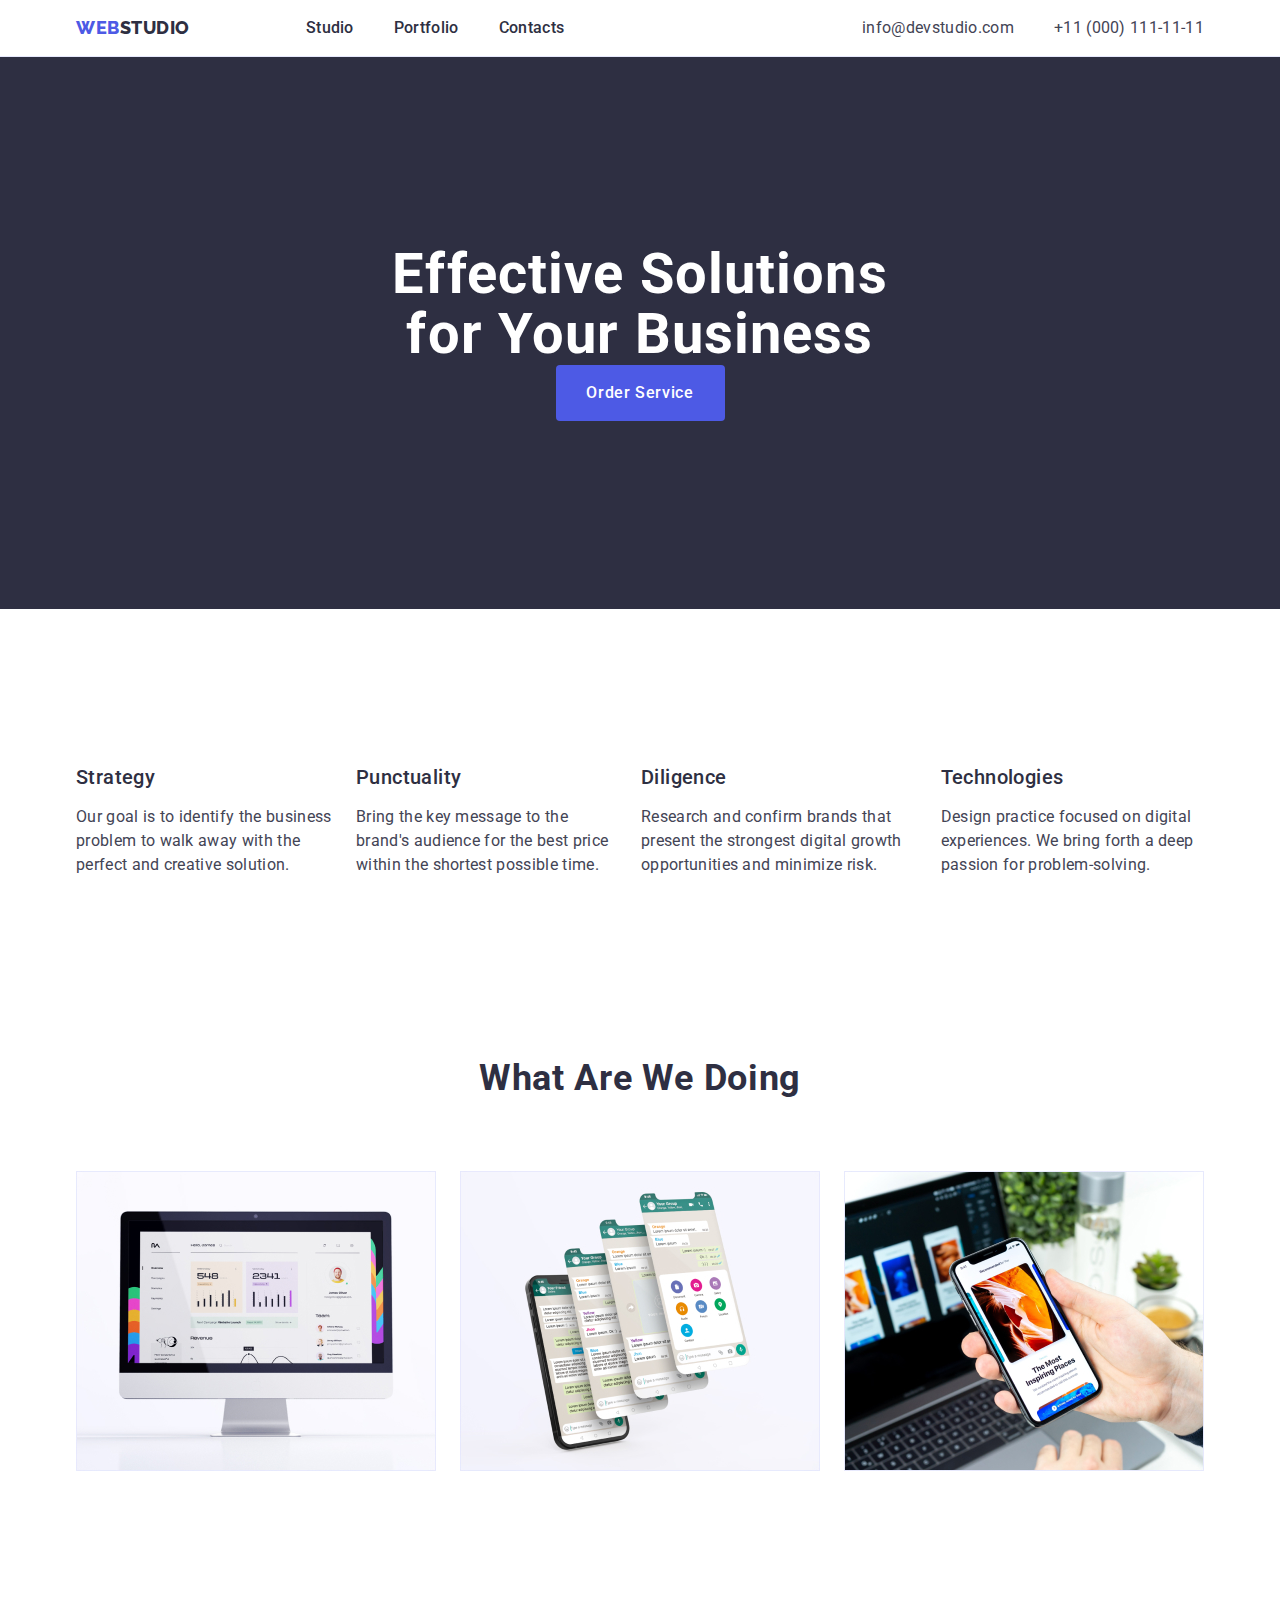
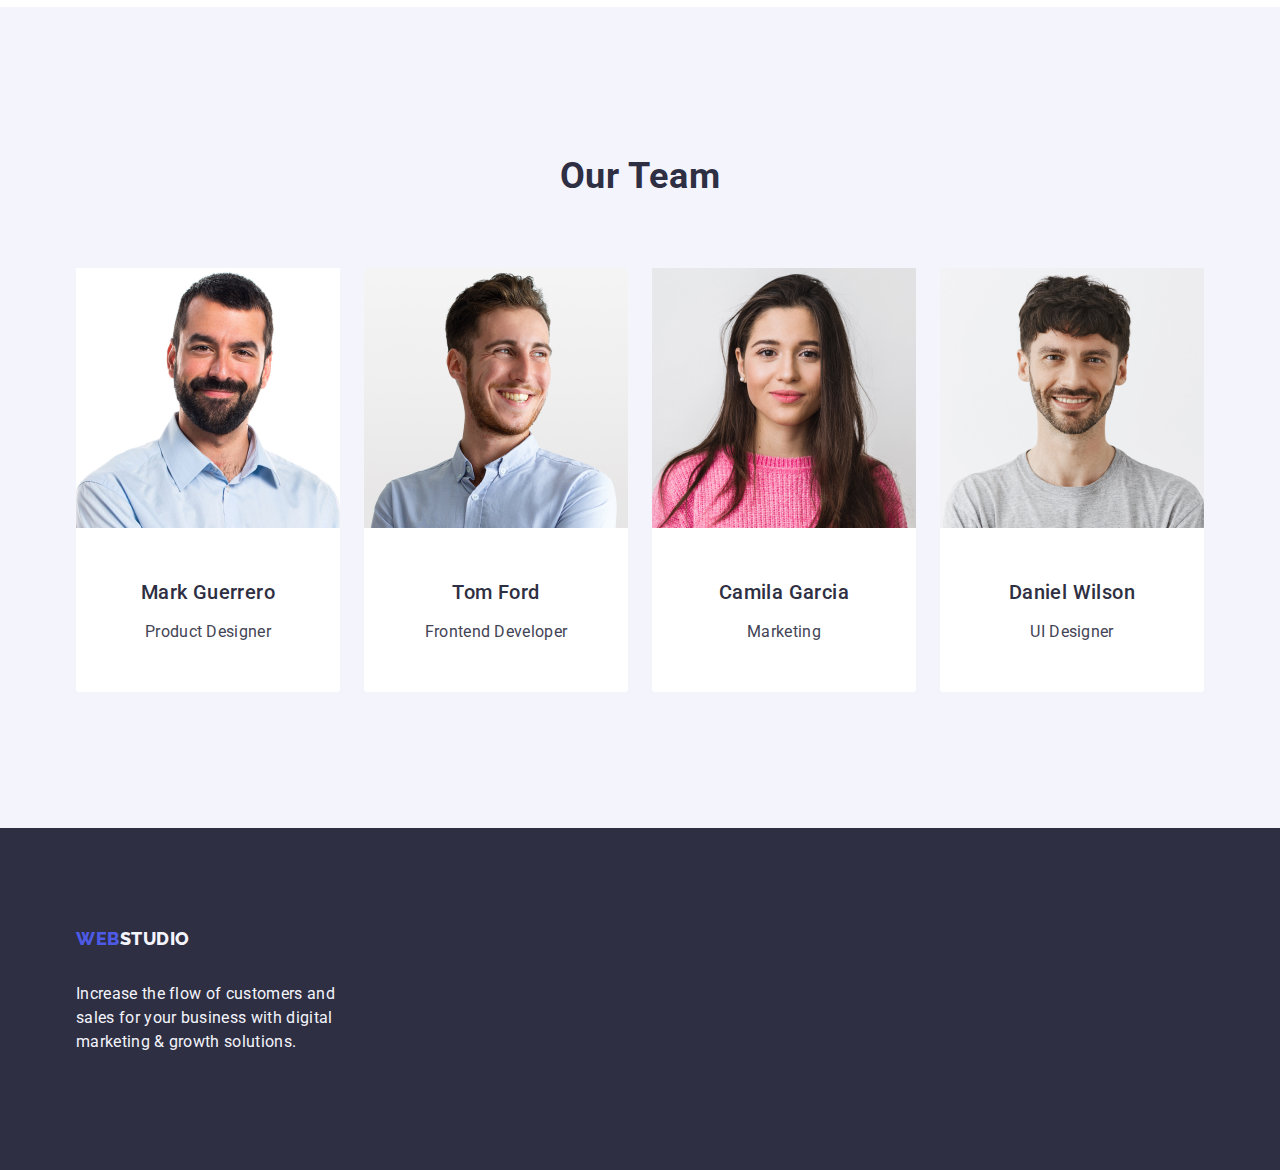
<file: index.html>
<!DOCTYPE html>
<html lang="en">
  <head>
    <meta charset="UTF-8" />
    <meta name="viewport" content="width=device-width, initial-scale=1.0" />

    <!-- Linkuri de legatura fonturi -->
    <link rel="preconnect" href="https://fonts.googleapis.com" />
    <link rel="preconnect" href="https://fonts.gstatic.com" crossorigin />
    <link
      href="https://fonts.googleapis.com/css2?family=Raleway:wght@700&family=Roboto:wght@400;500;700;900&display=swap"
      rel="stylesheet"
    />

    <!-- Mai întâi normalizarea -->
    <link
      rel="stylesheet"
      href="https://cdnjs.cloudflare.com/ajax/libs/modern-normalize/1.0.0/modern-normalize.min.css"
    />

    <!-- Link cale relativa fisier css -->
    <link rel="stylesheet" href="./css/styles.css" />
    <title>Studio</title>
  </head>

  <!-- Body -->
  <body>
    <!-- Header -->
    <header class="header">
      <div class="header-div container">
        <!-- Navigation  -->
        <nav class="header-nav">
          <!-- Logo link cu text-->
          <a class="nav-logo link" href="./index.html"
            >Web<span class="nav-logo-span-studio">Studio</span></a
          >
          <!-- Menu nav -->
          <ul class="list header-nav-ul">
            <li>
              <a class="nav-list-studio link" href="./index.html">Studio</a>
            </li>
            <li>
              <a class="nav-list-studio link" href="./portfolio.html"
                >Portfolio</a
              >
            </li>
            <li>
              <a class="nav-list-studio link" href="">Contacts</a>
            </li>
          </ul>
        </nav>
        <!-- Adress -->
        <address class="contacts-address-lists">
          <ul class="list">
            <li>
              <a class="adress-list link" href="mailto:info@devstudio.com"
                >info@devstudio.com</a
              >
            </li>
            <li>
              <a class="adress-list link" href="tel:+110001111111"
                >+11 (000) 111-11-11</a
              >
            </li>
          </ul>
        </address>
      </div>
    </header>

    <!-- Main -->
    <main>
      <!-- Hero section -->
      <section class="studio-main-hero">
        <!-- Div Hero section -->
        <div class="container">
          <!-- Hero section Main Title -->
          <h1 class="studio-main-hero-header">
            Effective Solutions for Your Business
          </h1>
          <!-- Button -->
          <button class="studio-hero-button" type="button">
            Order Service
          </button>
        </div>
      </section>

      <!-- Section 1 -->
      <section class="studio-first-section">
        <div class="container studio-first-section-container">
          <!-- Section 1 Title -->
          <h2 class="visualy-hidden">h2</h2>
          <!-- Section 1 sections -->
          <ul class="list studio-first-section-list">
            <!-- Strategy section -->
            <li class="studio-first-section-list-item">
              <h3 class="studio-first-section-subtitle">Strategy</h3>
              <p class="studio-first-section-paragraph">
                Our goal is to identify the business problem to walk away with
                the perfect and creative solution.
              </p>
            </li>
            <!-- Punctuality section -->
            <li class="studio-first-section-list-item">
              <h3 class="studio-first-section-subtitle">Punctuality</h3>
              <p class="studio-first-section-paragraph">
                Bring the key message to the brand's audience for the best price
                within the shortest possible time.
              </p>
            </li>
            <!-- Diligence section -->
            <li class="studio-first-section-list-item">
              <h3 class="studio-first-section-subtitle">Diligence</h3>
              <p class="studio-first-section-paragraph">
                Research and confirm brands that present the strongest digital
                growth opportunities and minimize risk.
              </p>
            </li>
            <!-- Technologies section -->
            <li class="studio-first-section-list-item">
              <h3 class="studio-first-section-subtitle">Technologies</h3>
              <p class="studio-first-section-paragraph">
                Design practice focused on digital experiences. We bring forth a
                deep passion for problem-solving.
              </p>
            </li>
          </ul>
        </div>
      </section>

      <!-- Section 2 -->
      <section class="studio-second-section">
        <div class="container">
          <!--Section 2 Title -->
          <h2 class="studio-second-section-title">What are we doing</h2>
          <!-- Images section -->
          <ul class="list studio-second-section-list">
            <li class="studio-second-section-list-item">
              <img src="./images/monitor.jpg" alt="Monitor" width="360" />
            </li>
            <li class="studio-second-section-list-item">
              <img src="./images/pages.jpg" alt="Pages" width="360" />
            </li>
            <li class="studio-second-section-list-item">
              <img src="./images/associate.jpg" alt="Associate" width="360" />
            </li>
          </ul>
        </div>
      </section>

      <!-- Section 3 -->
      <section class="studio-third-section">
        <div class="container">
          <!-- Section 3 Title -->
          <h2 class="studio-third-section-title">Our Team</h2>
          <!-- Cards Section -->
          <ul class="list studio-third-section-list">
            <!-- Card 1 -->
            <li class="studio-third-section-list-item">
              <!-- Photo Card 1 -->
              <img src="./images/card1.jpg" alt="Mark Guerrero" width="264" />

              <!-- div name occupation -->
              <div class="name-occupation">
                <!-- Name of photo Card 1 -->
                <h3 class="studio-third-section-list-subtitle">
                  Mark Guerrero
                </h3>
                <!-- Occupation of photo Card 1 -->
                <p class="studio-third-section-list-paragraph">
                  Product Designer
                </p>
              </div>
            </li>

            <!-- Card 2 -->
            <li class="studio-third-section-list-item">
              <!-- Photo Card 2 -->
              <img src="./images/card2.jpg" alt="Tom Ford" width="264" />

              <!-- div name occupation -->
              <div class="name-occupation">
                <!-- Name of photo Card 2 -->
                <h3 class="studio-third-section-list-subtitle">Tom Ford</h3>
                <!-- Occupation of photo Card 2 -->
                <p class="studio-third-section-list-paragraph">
                  Frontend Developer
                </p>
              </div>
            </li>

            <!-- Card 3 -->
            <li class="studio-third-section-list-item">
              <!-- Photo Card 3 -->
              <img src="./images/card3.jpg" alt="Camila Garcia" width="264" />

              <!-- div name occupation -->
              <div class="name-occupation">
                <!-- Name of photo Card 3 -->
                <h3 class="studio-third-section-list-subtitle">
                  Camila Garcia
                </h3>
                <!-- Occupation of photo Card 3 -->
                <p class="studio-third-section-list-paragraph">Marketing</p>
              </div>
            </li>

            <!-- Card 4 -->
            <li class="studio-third-section-list-item">
              <!-- Photo Card 4 -->
              <img src="./images/card4.jpg" alt="Daniel Wilson" width="264" />

              <!-- div name occupation -->
              <div class="name-occupation">
                <!-- Name of photo Card 4 -->
                <h3 class="studio-third-section-list-subtitle">
                  Daniel Wilson
                </h3>
                <!-- Occupation of photo Card 4 -->
                <p class="studio-third-section-list-paragraph">UI Designer</p>
              </div>
            </li>
          </ul>
        </div>
      </section>
    </main>

    <!-- Footer elements -->
    <footer class="footer">
      <!-- footer div -->
      <div class="container">
        <!-- Logo link cu text-->
        <a class="footer-logo link" href="./index.html"
          >Web<span class="footer-logo-span">Studio</span></a
        >
        <!-- Text final -->
        <p class="footer-final-text">
          Increase the flow of customers and sales for your business with
          digital marketing & growth solutions.
        </p>
      </div>
    </footer>
  </body>
</html>
</file>
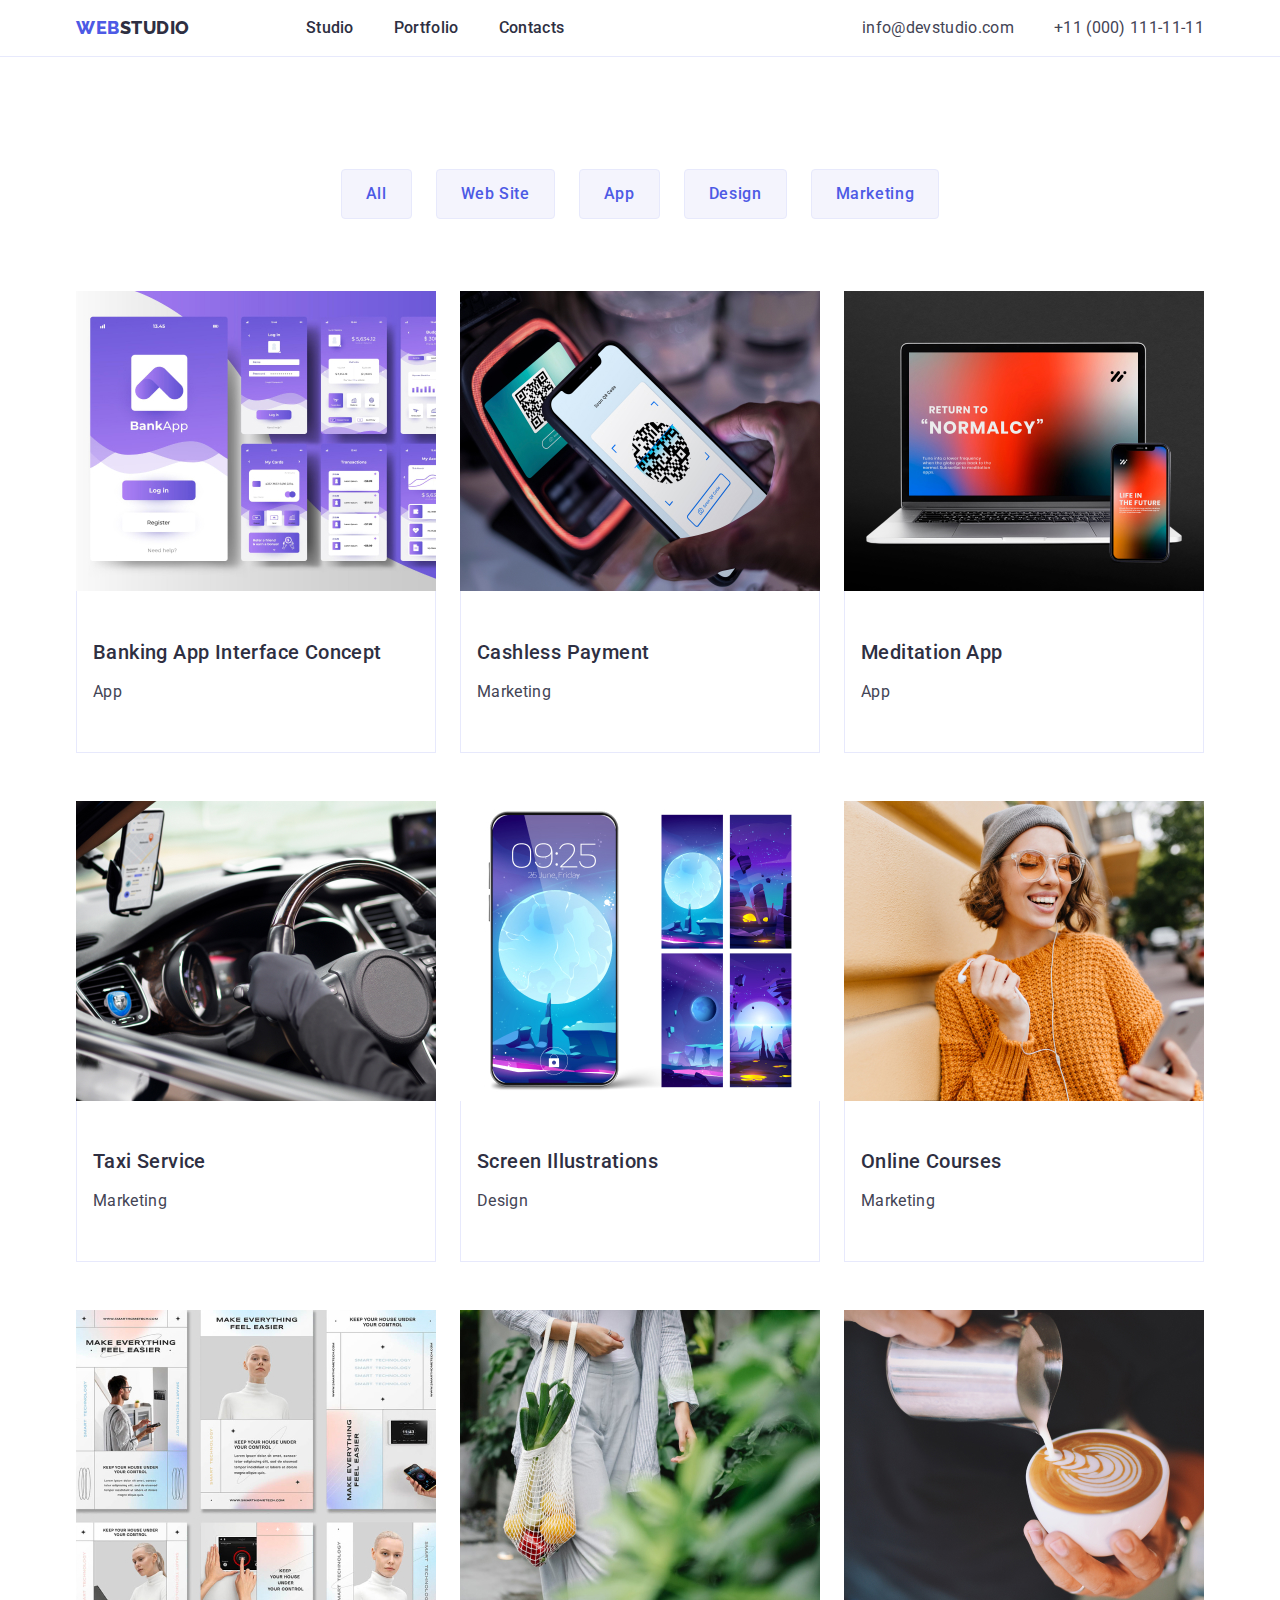
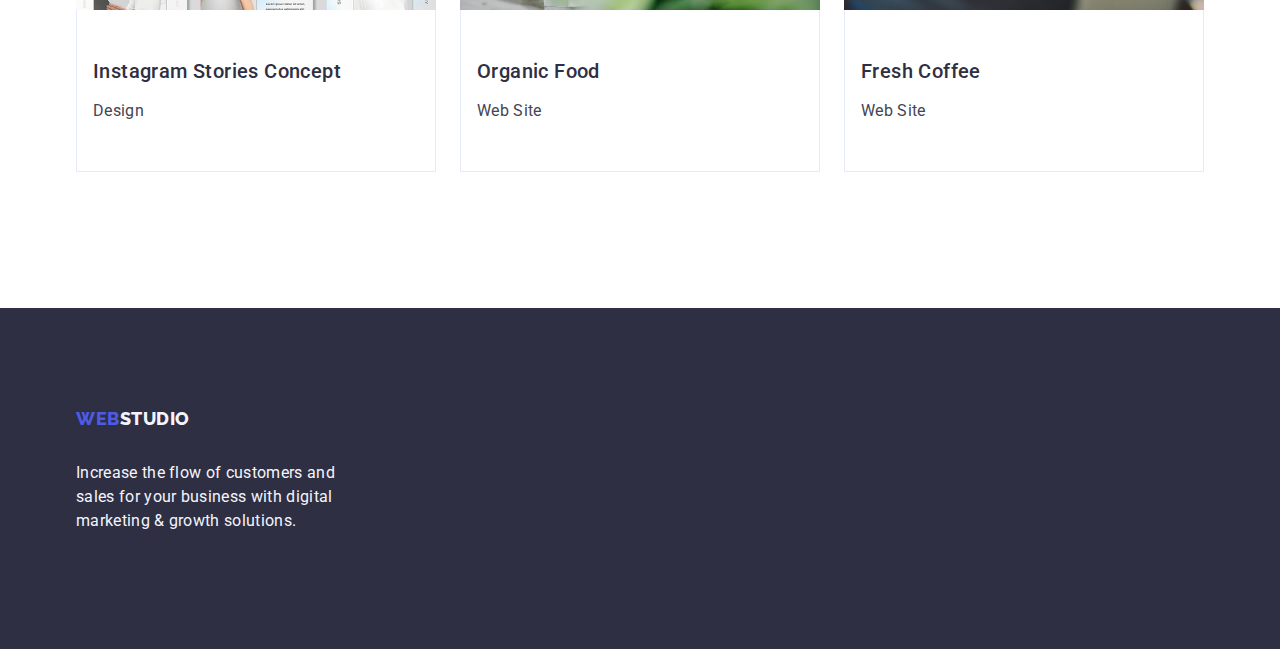
<file: portfolio.html>
<!DOCTYPE html>
<html lang="en">
  <!-- Head section -->
  <head>
    <meta charset="UTF-8" />
    <meta name="viewport" content="width=device-width, initial-scale=1.0" />

    <!-- Linkuri de legatura fonturi -->
    <link rel="preconnect" href="https://fonts.googleapis.com" />
    <link rel="preconnect" href="https://fonts.gstatic.com" crossorigin />
    <link
      href="https://fonts.googleapis.com/css2?family=Raleway:wght@700&family=Roboto:wght@400;500;700;900&display=swap"
      rel="stylesheet"
    />

    <!-- Mai întâi normalizarea -->
    <link
      rel="stylesheet"
      href="https://cdnjs.cloudflare.com/ajax/libs/modern-normalize/1.0.0/modern-normalize.min.css"
    />

    <!-- Link cale relativa fisier css -->
    <link rel="stylesheet" href="./css/styles.css" />
    <title>Portofoliu</title>
  </head>

  <!-- Body section -->
  <body>
    <!-- Header section -->
    <header class="header">
      <div class="header-div container">
        <!-- Navigation  -->
        <nav class="header-nav">
          <!-- Logo link cu text-->
          <a class="nav-logo link" href="./index.html"
            >Web<span class="nav-logo-span-studio">Studio</span></a
          >
          <!-- Menu nav -->
          <ul class="list header-nav-ul">
            <li>
              <a class="nav-list-studio link" href="./index.html">Studio</a>
            </li>
            <li>
              <a class="nav-list-studio link" href="./portfolio.html"
                >Portfolio</a
              >
            </li>
            <li>
              <a class="nav-list-studio link" href="">Contacts</a>
            </li>
          </ul>
        </nav>
        <!-- Adress -->
        <address class="contacts-address-lists">
          <ul class="list">
            <li>
              <a class="adress-list link" href="mailto:info@devstudio.com"
                >info@devstudio.com</a
              >
            </li>
            <li>
              <a class="adress-list link" href="tel:+110001111111"
                >+11 (000) 111-11-11</a
              >
            </li>
          </ul>
        </address>
      </div>
    </header>

    <!-- Main Section -->
    <main>
      <section class="portfolio-main-section">
        <div class="container">
          <!-- Main section hidden title -->
          <h1 class="visualy-hidden">Portfolio</h1>

          <!-- Filter buttons section -->
          <ul class="list portfolio-first-list">
            <li>
              <button class="portfolio-filter-buttons" type="button">
                All
              </button>
            </li>
            <li>
              <button class="portfolio-filter-buttons" type="button">
                Web Site
              </button>
            </li>
            <li>
              <button class="portfolio-filter-buttons" type="button">
                App
              </button>
            </li>
            <li>
              <button class="portfolio-filter-buttons" type="button">
                Design
              </button>
            </li>
            <li>
              <button class="portfolio-filter-buttons" type="button">
                Marketing
              </button>
            </li>
          </ul>

          <!-- Row images section -->

          <ul class="list portfolio-second-list">
            <!-- Row1 section -->

            <!-- Row1 Image 1 -->
            <li class="portfolio-second-list-item">
              <a class="link" href="./images/row1img1.jpg">
                <img
                  src="./images/row1img1.jpg"
                  alt="Banking"
                  width="360"
                  height="300"
                />
                <div class="portfolio-second-list-div">
                  <h2 class="images-header">Banking App Interface Concept</h2>

                  <p class="images-description">App</p>
                </div>
              </a>
            </li>
            <!-- Row1 Image 2 -->
            <li class="portfolio-second-list-item">
              <a class="link" href="./images/row1img2.jpg">
                <img
                  src="./images/row1img2.jpg"
                  alt="Cashless"
                  width="360"
                  height="300"
                />
                <div class="portfolio-second-list-div">
                  <h2 class="images-header">Cashless Payment</h2>
                  <p class="images-description">Marketing</p>
                </div>
              </a>
            </li>

            <!-- Row1 Image 3 -->
            <li class="portfolio-second-list-item">
              <a class="link" href="./images/row1img3.jpg">
                <img
                  src="./images/row1img3.jpg"
                  alt="Meditation"
                  width="360"
                  height="300"
                />
                <div class="portfolio-second-list-div">
                  <h2 class="images-header">Meditation App</h2>
                  <p class="images-description">App</p>
                </div>
              </a>
            </li>

            <!-- Row2 section -->

            <!-- Row2 Image 1 -->
            <li class="portfolio-second-list-item">
              <a class="link" href="./images/row2img1.jpg">
                <img
                  src="./images/row2img1.jpg"
                  alt="Taxi"
                  width="360"
                  height="300"
                />
                <div class="portfolio-second-list-div">
                  <h2 class="images-header">Taxi Service</h2>
                  <p class="images-description">Marketing</p>
                </div>
              </a>
            </li>

            <!-- Row2 Image 2 -->
            <li class="portfolio-second-list-item">
              <a class="link" href="./images/row2img2.jpg">
                <img
                  src="./images/row2img2.jpg"
                  alt="Illustrations"
                  width="360"
                  height="300"
                />
                <div class="portfolio-second-list-div">
                  <h2 class="images-header">Screen Illustrations</h2>
                  <p class="images-description">Design</p>
                </div>
              </a>
            </li>

            <!-- Row2 Image 3 -->
            <li class="portfolio-second-list-item">
              <a class="link" href="./images/row2img3.jpg">
                <img
                  src="./images/row2img3.jpg"
                  alt="Courses"
                  width="360"
                  height="300"
                />
                <div class="portfolio-second-list-div">
                  <h2 class="images-header">Online Courses</h2>
                  <p class="images-description">Marketing</p>
                </div>
              </a>
            </li>

            <!-- Row3 section -->

            <!-- Row3 Image 1 -->
            <li class="portfolio-second-list-item">
              <a class="link" href="./images/row3img1.jpg">
                <img
                  src="./images/row3img1.jpg"
                  alt="Instagram"
                  width="360"
                  height="300"
                />
                <div class="portfolio-second-list-div">
                  <h2 class="images-header">Instagram Stories Concept</h2>
                  <p class="images-description">Design</p>
                </div>
              </a>
            </li>

            <!-- Row3Image 2 -->
            <li class="portfolio-second-list-item">
              <a class="link" href="./images/row3img2.jpg">
                <img
                  src="./images/row3img2.jpg"
                  alt="Food"
                  width="360"
                  height="300"
                />
                <div class="portfolio-second-list-div">
                  <h2 class="images-header">Organic Food</h2>
                  <p class="images-description">Web Site</p>
                </div>
              </a>
            </li>

            <!-- Row3Image 3 -->
            <li class="portfolio-second-list-item">
              <a class="link" href="./images/row3img3.jpg">
                <img
                  src="./images/row3img3.jpg"
                  alt="Coffee"
                  width="360"
                  height="300"
                />
                <div class="portfolio-second-list-div">
                  <h2 class="images-header">Fresh Coffee</h2>
                  <p class="images-description">Web Site</p>
                </div>
              </a>
            </li>
          </ul>
        </div>
      </section>
    </main>

    <!-- Footer section -->
    <footer class="footer">
      <!-- footer div -->
      <div class="container">
        <!-- Logo link cu text-->
        <a class="footer-logo link" href="./index.html"
          >Web<span class="footer-logo-span">Studio</span></a
        >
        <!-- Text final -->
        <p class="footer-final-text">
          Increase the flow of customers and sales for your business with
          digital marketing & growth solutions.
        </p>
      </div>
    </footer>
  </body>
</html>
</file>
<file: css/styles.css>
/* All sections */
:root {
  --body-header-font-family: "Raleway", sans-serif;
  --body-text-font-family: "Roboto", sans-serif;
  --brand-color: #4d5ae5;
  --white-color: #f4f4fd;
  --text-brand-color: #2e2f42;
  --text-adress-color: #434455;
}

/* Global styles */
*,
*::before,
*::after {
  box-sizing: border-box;
}

img {
  display: block;
}

body {
  font-family: "Roboto", sans-serif;
  color: #434455;
  background-color: #ffffffff;
}

/* Classes */

/* Header */
.header {
  border-bottom: 1px solid #e7e9fc;
}

/* header-div */
header > .header-div {
  display: flex;
  padding: 0 15px;
  justify-content: space-between;
}

/* header-div container */
.container {
  width: 1158px;
  margin: 0 auto;
  padding: 0 15px;
}

/* header-nav */
.header-nav {
  display: flex;
  align-items: center;
}

/*  header logo */

.nav-logo {
  font-family: "Raleway", sans-serif;
  font-weight: 800;
  font-size: 18px;
  line-height: 1.17; /* 116.667% */
  letter-spacing: 0.03em;
  text-transform: uppercase;
  color: #4d5ae5;
  margin-right: 76px;
}

.link {
  text-decoration: none;
}

.nav-logo-span-studio {
  color: #2e2f42;
}

/* list */
.list {
  list-style: none;
  display: flex;
}

.header-nav-ul {
  display: flex;
  gap: 40px;
}

/* nav */
.nav-list-studio {
  font-size: 16px;
  font-weight: 500;
  line-height: 1.5; /* 150% */
  letter-spacing: 0.02em;
  color: #2e2f42;
  padding-top: 24px;
  padding-bottom: 24px;
}

.nav-list-studio:hover,
.nav-list-studio:focus {
  color: #404bbf;
}

/* adress */

.contacts-address-lists {
  font-style: normal;
}

.adress-list {
  font-size: 16px;
  line-height: 1.5; /* 150% */
  letter-spacing: 0.02em;
  color: #434455;
}

.adress-list:hover,
.adress-list:focus {
  color: #404bbf;
}

.contacts-address-lists > .list {
  gap: 40px;
}

/* Studio section */

/* hero section */
.studio-main-hero {
  background-color: #2e2f42;
  padding: 188px 0;
}

/* main title header */
.studio-main-hero-header {
  font-size: 56px;
  line-height: 1.07; /* 107.143% */
  letter-spacing: 0.02em;
  text-align: center;
  color: #ffffffff;
  max-width: 496px;
  margin: 0 auto;
}

/* hero button */
.studio-hero-button {
  font-family: "Roboto", sans-serif;
  background-color: #4d5ae5;
  font-weight: 500;
  font-size: 16px;
  letter-spacing: 0.04em;
  line-height: 1.5;
  color: #ffffffff;
  cursor: pointer;
  display: block;
  min-width: 169px;
  height: 56px;
  border: none;
  border-radius: 4px;
  margin: 0 auto;
}

.studio-hero-button:hover,
.studio-hero-button:focus {
  background-color: #404bbf;
}

/* first section */

.studio-first-section {
  padding: 120px 0;
}

.studio-first-section-list {
  display: flex;
  gap: 24px;
  padding: 0%;
  justify-content: space-between;
}

.list.studio-first-section-list-item {
  flex-basis: calc((100% - 72px) / 4);
}

.studio-first-section-subtitle {
  font-size: 20px;
  font-weight: 500;
  line-height: 1.2; /* 120% */
  letter-spacing: 0.02em;
  color: #2e2f42;
  margin-bottom: 8px;
}

.studio-first-section-paragraph {
  font-size: 16px;
  font-weight: 400;
  line-height: 1.5; /* 150% */
  letter-spacing: 0.02em;
  color: #434455;
}

/* second section */
.studio-second-section {
  padding-bottom: 120px;
}

.studio-second-section-title {
  font-size: 36px;
  line-height: 1.11; /* 111.111% */
  letter-spacing: 0.02em;
  text-align: center;
  text-transform: capitalize;
  color: #2e2f42;
  margin-bottom: 72px;
}

.studio-second-section-list {
  display: flex;
  gap: 24px;
  padding: 0;
  justify-content: space-between;
}

.studio-second-section-list-item {
  flex-basis: calc((100%-3 * 16px) / 3);
}

/* third section */
.studio-third-section {
  background-color: #f4f4fd;
  padding: 120px 0;
}

.studio-third-section-title {
  font-size: 36px;
  line-height: 1.11; /* 111.111% */
  letter-spacing: 0.02em;
  text-transform: capitalize;
  text-align: center;
  color: #2e2f42;
  margin-bottom: 72px;
}

.studio-third-section-list {
  display: flex;
  gap: 24px;
  padding: 0;
  justify-content: space-between;
}

.studio-third-section-list-item {
  background-color: #ffffffff;
  flex-basis: calc((100%-72px) / 4);
  border-radius: 0px 0px 4px 4px;
}

.name-occupation {
  padding: 32px 0;
}

.studio-third-section-list-subtitle {
  font-size: 20px;
  font-weight: 500;
  line-height: 1.2; /* 120% */
  letter-spacing: 0.02em;
  background-color: #ffffffff;
  color: #2e2f42;
  text-align: center;
  margin-bottom: 8px;
}

.studio-third-section-list-paragraph {
  font-size: 16px;
  font-weight: 400;
  line-height: 1.5; /* 150% */
  letter-spacing: 0.02em;
  color: #434455;
  text-align: center;
}

/* Portfolio Section */

/* portfolio  main section */
.portfolio-main-section {
  padding-top: 96px;
  padding-bottom: 120px;
}

.visualy-hidden {
  position: absolute;
  width: 1px;
  height: 1px;
  margin: -1px;
  border: 0;
  padding: 0;
  white-space: nowrap;
  clip-path: inset(100%);
  clip: rect(0 0 0 0);
  overflow: hidden;
}

.portfolio-first-list {
  display: flex;
  justify-content: center;
  gap: 24px;
  margin-bottom: 72px;
  padding: 0;
}

/* filter buttons */
.portfolio-filter-buttons {
  font-family: "Roboto", sans-serif;
  font-size: 16px;
  font-weight: 500;
  line-height: 1.5; /* 150% */
  letter-spacing: 0.04em;

  color: #4d5ae5;
  background-color: #f4f4fd;

  padding: 12px 24px;
  border: 1px solid #e7e9fc;
  border-radius: 4px;
}

/* blue-text-filter-button */

.portfolio-filter-buttons:hover,
.portfolio-filter-buttons:focus {
  color: var(--WHITE, #ffffff);
  background-color: #404bbf;
  cursor: pointer;
  border: 1px solid transparent;
}

.portfolio-second-list {
  display: flex;
  flex-wrap: wrap;
  column-gap: 24px;
  row-gap: 48px;
  flex-basis: calc((100% - 48px) / 3);
  padding: 0;
}

.portfolio-second-list-div {
  padding: 32px 16px;
  border: 1px solid #e7e9fc;
  border-top: none;
}

/* images header */
.images-header {
  font-size: 20px;
  font-weight: 500;
  line-height: 1.2; /* 120% */
  letter-spacing: 0.02em;

  color: #2e2f42;

  margin-bottom: 8px;
}

/* images description */
.images-description {
  font-size: 16px;
  line-height: 1.5; /* 150% */
  letter-spacing: 0.02em;
  color: #434455;
}

/* Footer */

.footer {
  background-color: #2e2f42;
  padding: 100px 0;
}

/* footer logo */
.footer-logo {
  font-family: "Raleway", sans-serif;
  font-weight: 800;
  font-size: 18px;
  line-height: 1.17; /* 116.667% */
  letter-spacing: 0.03em;
  text-transform: uppercase;
  color: #4d5ae5;
  display: inline-block;
  margin-bottom: 16px;
}

.link {
  text-decoration: none;
}

.footer-logo-span {
  color: #f4f4fd;
}

/* footer text */
.footer-final-text {
  line-height: 1.5; /* 150% */
  letter-spacing: 0.02em;
  color: #f4f4fd;
  max-width: 264px;
}

.footer-logo-and-text {
  background-color: var(--text-brand-color);
}
</file>
